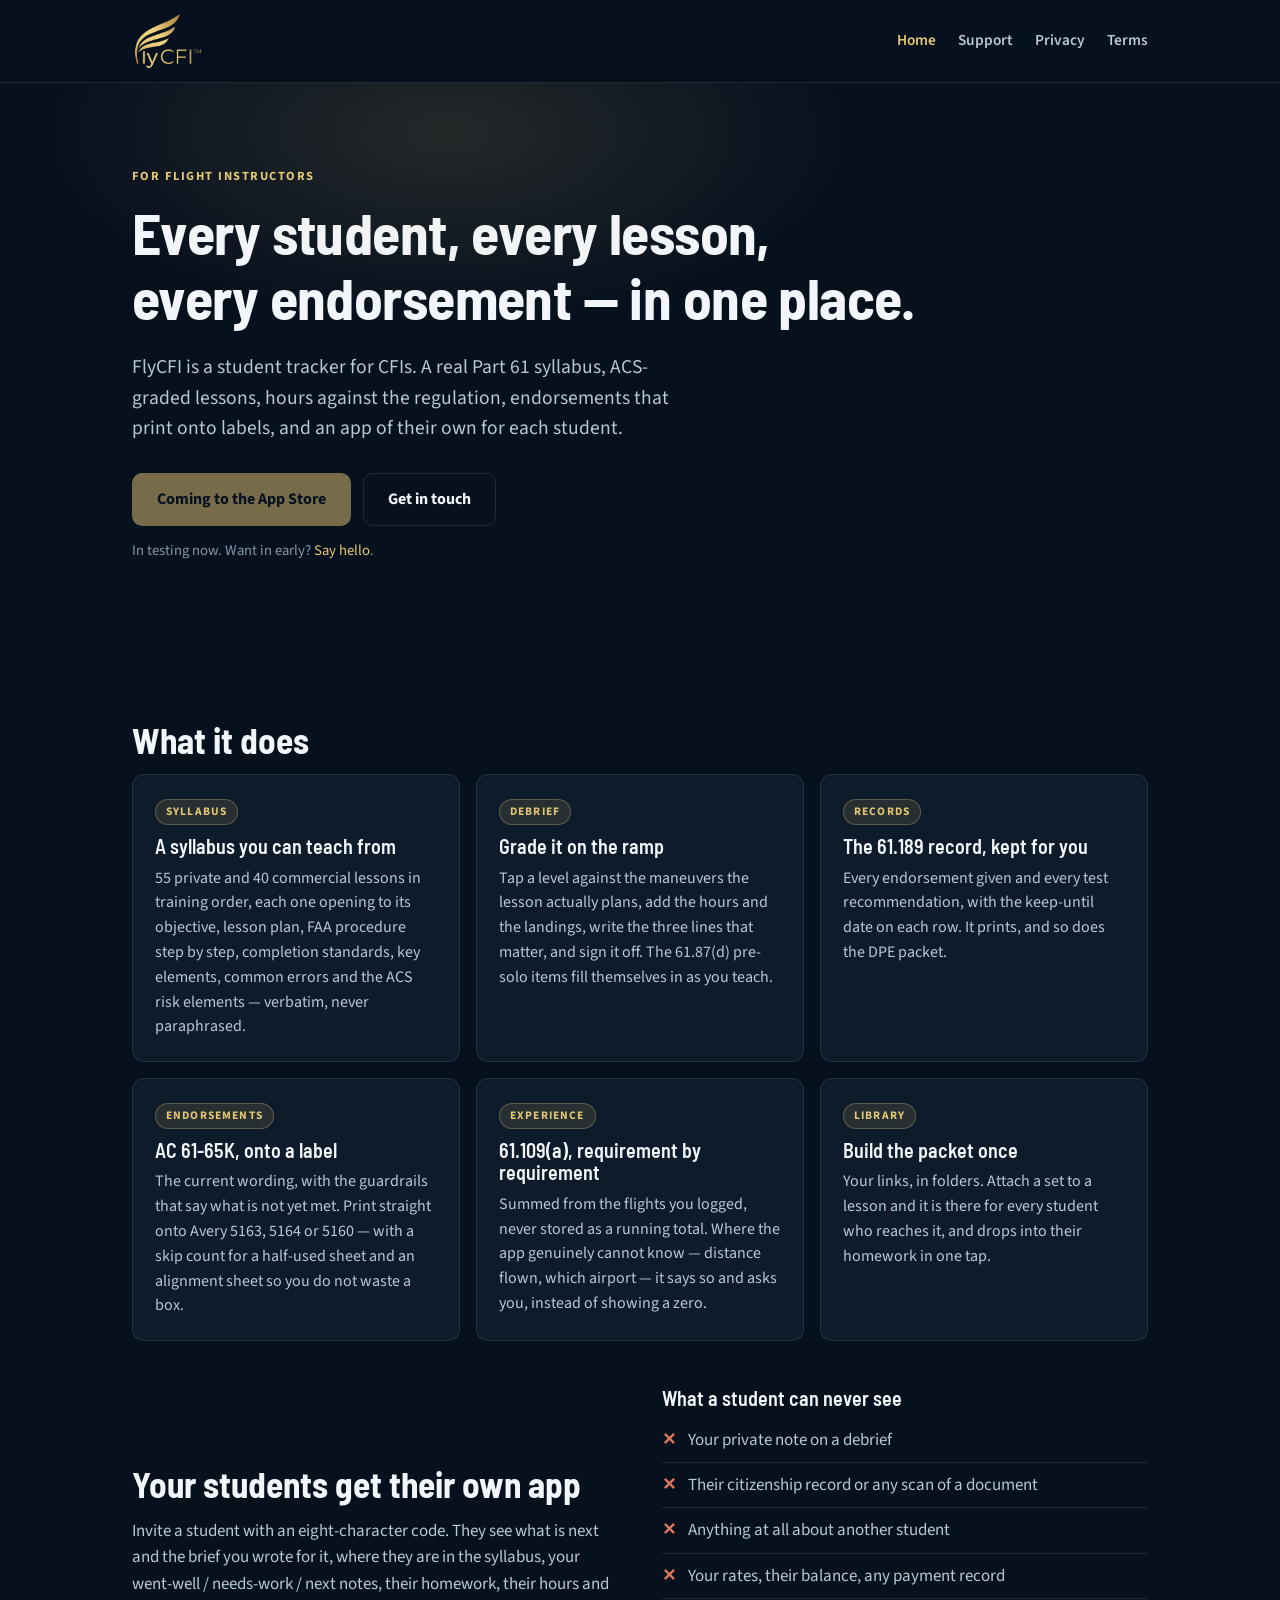
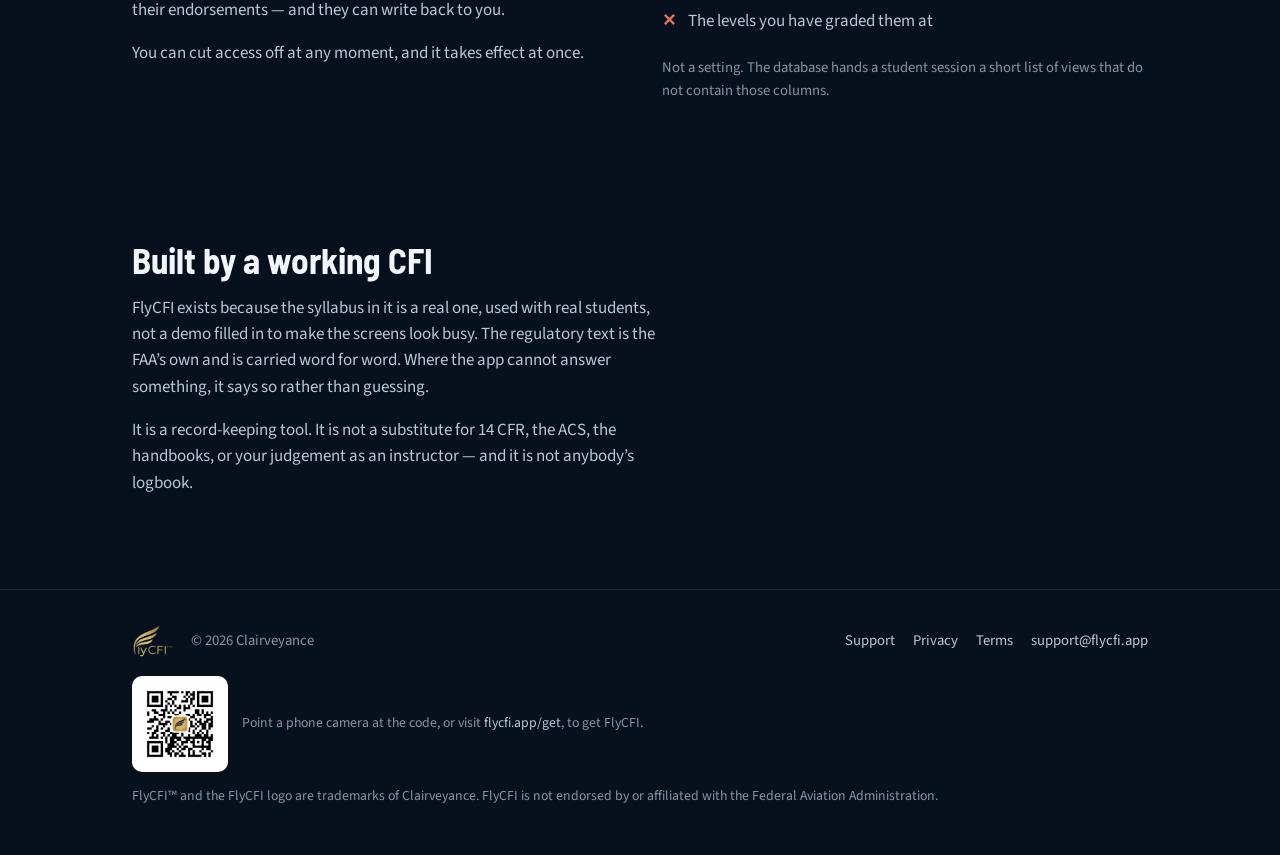
<file: index.html>
<!DOCTYPE html>
<html lang="en">
<head>
<meta charset="UTF-8">
<meta name="viewport" content="width=device-width, initial-scale=1.0">
<title>FlyCFI — Student tracker for flight instructors</title>
<meta name="description" content="FlyCFI is a student tracker for CFIs: a real Part 61 syllabus, ACS-graded lessons, hours against 61.109(a), endorsements that print onto labels, and an app of their own for each student.">
<meta property="og:title" content="FlyCFI — Student tracker for flight instructors">
<meta property="og:description" content="FlyCFI is a student tracker for CFIs: a real Part 61 syllabus, ACS-graded lessons, hours against 61.109(a), endorsements that print onto labels, and an app of their own for each student.">
<meta property="og:type" content="website">
<meta property="og:url" content="https://flycfi.app/">
<meta property="og:image" content="https://flycfi.app/assets/app-icon-512.png">
<link rel="canonical" href="https://flycfi.app/">
<link rel="icon" href="/assets/favicon-32.png" type="image/png" sizes="32x32">
<link rel="icon" href="/assets/favicon-64.png" type="image/png" sizes="64x64">
<link rel="apple-touch-icon" href="/assets/apple-touch-icon.png">
<link rel="preconnect" href="https://fonts.googleapis.com">
<link rel="preconnect" href="https://fonts.gstatic.com" crossorigin>
<link href="https://fonts.googleapis.com/css2?family=Barlow+Semi+Condensed:wght@600;700&family=Source+Sans+3:wght@400;600;700&display=swap" rel="stylesheet">
<link rel="stylesheet" href="/css/styles.css">
</head>
<body>

<header class="site-header">
  <div class="container nav">
    <a href="/" class="brand"><img src="/assets/wordmark.png" alt="FlyCFI"></a>
    <nav class="nav-links">
      <a href="/" class="is-active">Home</a>
      <a href="/support/">Support</a>
      <a href="/privacy/">Privacy</a>
      <a href="/terms/">Terms</a>
    </nav>
  </div>
</header>

<main>

  <section class="hero">
    <div class="container">
      <p class="eyebrow">For flight instructors</p>
      <h1>Every student, every lesson,<br>every endorsement &mdash; in one place.</h1>
      <p class="lede">FlyCFI is a student tracker for CFIs. A real Part&nbsp;61 syllabus,
      ACS-graded lessons, hours against the regulation, endorsements that print onto
      labels, and an app of their own for each student.</p>
      <div class="cta-row">
        <a class="btn btn-primary" aria-disabled="true" href="#">Coming to the App Store</a>
        <a class="btn btn-ghost" href="/support/">Get in touch</a>
      </div>
      <p class="note">In testing now. Want in early? <a href="mailto:support@flycfi.app">Say hello</a>.</p>
    </div>
  </section>

  <section>
    <div class="container">
      <h2>What it does</h2>
      <div class="grid">
        <div class="card">
          <span class="tag">Syllabus</span>
          <h3>A syllabus you can teach from</h3>
          <p>55 private and 40 commercial lessons in training order, each one opening to
          its objective, lesson plan, FAA procedure step by step, completion standards,
          key elements, common errors and the ACS risk elements &mdash; verbatim, never
          paraphrased.</p>
        </div>
        <div class="card">
          <span class="tag">Debrief</span>
          <h3>Grade it on the ramp</h3>
          <p>Tap a level against the maneuvers the lesson actually plans, add the hours
          and the landings, write the three lines that matter, and sign it off. The
          61.87(d) pre-solo items fill themselves in as you teach.</p>
        </div>
        <div class="card">
          <span class="tag">Records</span>
          <h3>The 61.189 record, kept for you</h3>
          <p>Every endorsement given and every test recommendation, with the keep-until
          date on each row. It prints, and so does the DPE packet.</p>
        </div>
        <div class="card">
          <span class="tag">Endorsements</span>
          <h3>AC 61-65K, onto a label</h3>
          <p>The current wording, with the guardrails that say what is not yet met.
          Print straight onto Avery 5163, 5164 or 5160 &mdash; with a skip count for a
          half-used sheet and an alignment sheet so you do not waste a box.</p>
        </div>
        <div class="card">
          <span class="tag">Experience</span>
          <h3>61.109(a), requirement by requirement</h3>
          <p>Summed from the flights you logged, never stored as a running total. Where
          the app genuinely cannot know &mdash; distance flown, which airport &mdash; it
          says so and asks you, instead of showing a zero.</p>
        </div>
        <div class="card">
          <span class="tag">Library</span>
          <h3>Build the packet once</h3>
          <p>Your links, in folders. Attach a set to a lesson and it is there for every
          student who reaches it, and drops into their homework in one tap.</p>
        </div>
      </div>
    </div>
  </section>

  <section>
    <div class="container split">
      <div>
        <h2>Your students get their own app</h2>
        <p>Invite a student with an eight-character code. They see what is next and the
        brief you wrote for it, where they are in the syllabus, your went-well /
        needs-work / next notes, their homework, their hours and their endorsements
        &mdash; and they can write back to you.</p>
        <p>You can cut access off at any moment, and it takes effect at once.</p>
      </div>
      <div>
        <h3 style="margin-top:0">What a student can never see</h3>
        <ul class="plain no">
          <li>Your private note on a debrief</li>
          <li>Their citizenship record or any scan of a document</li>
          <li>Anything at all about another student</li>
          <li>Your rates, their balance, any payment record</li>
          <li>The levels you have graded them at</li>
        </ul>
        <p class="note">Not a setting. The database hands a student session a short list
        of views that do not contain those columns.</p>
      </div>
    </div>
  </section>

  <section>
    <div class="container">
      <h2>Built by a working CFI</h2>
      <p class="measure">FlyCFI exists because the syllabus in it is a real one, used with
      real students, not a demo filled in to make the screens look busy. The regulatory
      text is the FAA&rsquo;s own and is carried word for word. Where the app cannot
      answer something, it says so rather than guessing.</p>
      <p class="measure">It is a record-keeping tool. It is not a substitute for 14 CFR,
      the ACS, the handbooks, or your judgement as an instructor &mdash; and it is not
      anybody&rsquo;s logbook.</p>
    </div>
  </section>
</main>

<footer class="site-footer">
  <div class="container foot-row">
    <img src="/assets/wordmark.png" alt="FlyCFI">
    <span>&copy; 2026 Clairveyance</span>
    <span class="spacer"></span>
    <a href="/support/">Support</a>
    <a href="/privacy/">Privacy</a>
    <a href="/terms/">Terms</a>
    <a href="mailto:support@flycfi.app">support@flycfi.app</a>
  </div>
  <div class="container foot-qr">
    <a href="/get/"><img src="/assets/share-qr.png" alt="QR code — get FlyCFI" width="96" height="96"></a>
    <p>Point a phone camera at the code, or visit <a href="/get/">flycfi.app/get</a>, to get FlyCFI.</p>
  </div>
  <div class="container" style="margin-top:14px">
    <p style="margin:0;font-size:.86rem">FlyCFI&trade; and the FlyCFI logo are trademarks of Clairveyance.
    FlyCFI is not endorsed by or affiliated with the Federal Aviation Administration.</p>
  </div>
</footer>

</body>
</html>
</file>
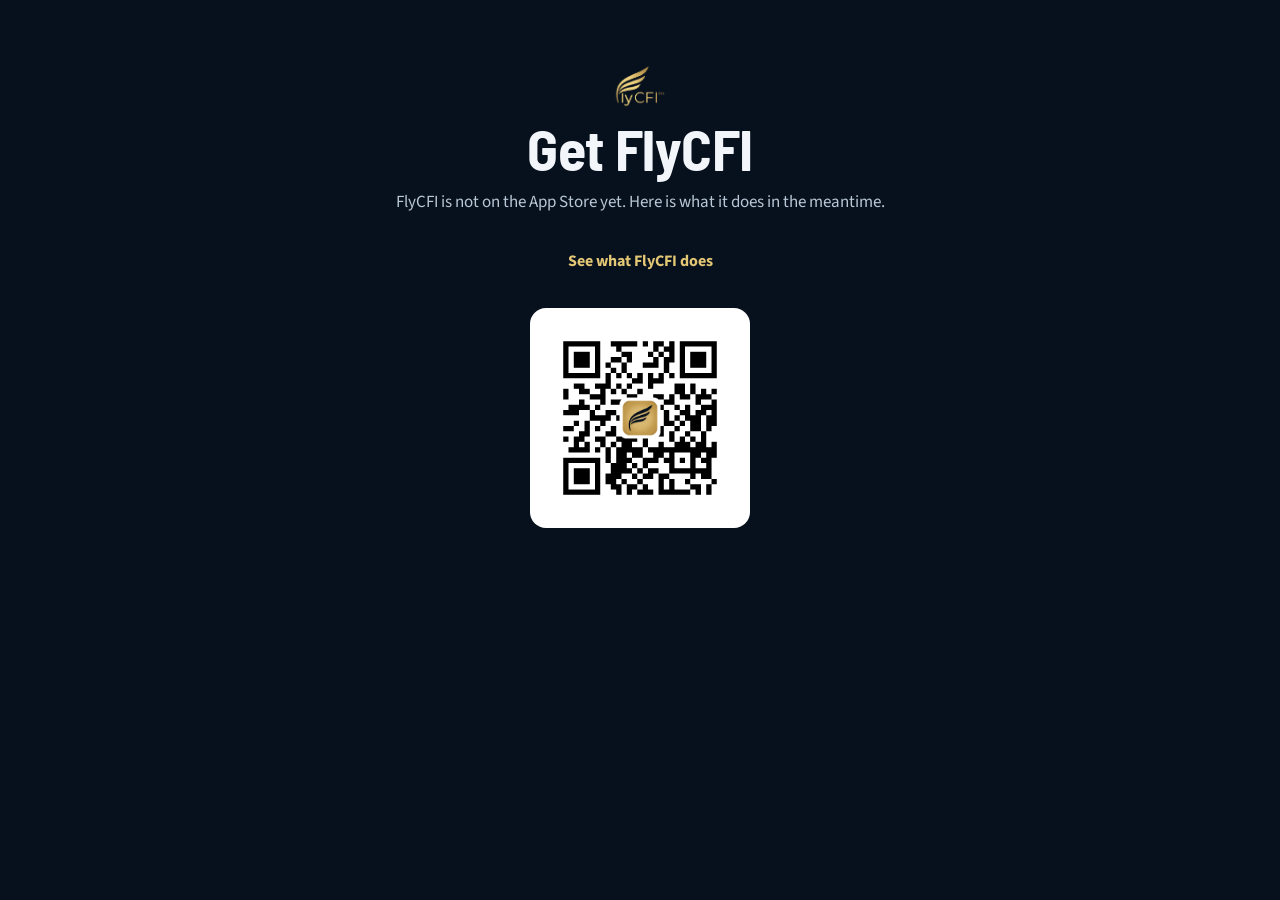
<file: get/index.html>
<!doctype html>
<html lang="en">
<head>
<meta charset="utf-8">
<meta name="viewport" content="width=device-width, initial-scale=1">
<title>Get FlyCFI</title>
<meta name="description" content="Get FlyCFI — the CFI's student tracker.">
<!--
  THE ONE LINE THAT MOVES THE QR CODE.

  This page is what https://flycfi.app/get serves, and it is where the share
  QR code points -- the code baked into the app and printed in the footer of
  every page on this site.

  Those codes cannot be changed once they are out in the world: scanned,
  screenshotted, shipped inside an installed build, printed on something.
  This page can. So the destination lives HERE, in one place, instead of
  being encoded into the image.

  TO SEND EVERY EXISTING CODE TO THE APP STORE, the day FlyCFI is published:

    1. Set STORE_URL below to https://apps.apple.com/app/id6830830708
    2. Redeploy the site (scripts/deploy_website_pages.py --go)

  That is the whole change. No new build, no new QR image, no reprinting.
  Also flip APP_STORE_LIVE to true in FlyCFI/src/lib/appInfo.ts so the app's
  own Rate button stops being disabled -- a separate switch, same event.
-->
<link href="https://fonts.googleapis.com/css2?family=Barlow+Semi+Condensed:wght@600;700&family=Source+Sans+3:wght@400;600;700&display=swap" rel="stylesheet">
<link rel="stylesheet" href="/css/styles.css">
<style>
  .get-wrap { max-width: 34rem; margin: 0 auto; padding: 4rem 1.25rem; text-align: center; }
  .get-wrap h1 { margin-bottom: .5rem; }
  .get-wrap p { margin: 0 0 1.25rem; }
  .get-qr { width: 220px; height: 220px; background: #fff; border-radius: 16px; padding: 12px; }
</style>
</head>
<body>
<main class="get-wrap">
  <img src="/assets/wordmark.png" alt="FlyCFI" style="height:44px">
  <h1>Get FlyCFI</h1>
  <p id="msg">Taking you to FlyCFI&hellip;</p>
  <p><a id="fallback" class="btn" href="/">Go to flycfi.app</a></p>
  <img class="get-qr" src="/assets/share-qr.png" alt="QR code for FlyCFI">
</main>
<script>
  // null until FlyCFI has a public App Store page. See the note above.
  var STORE_URL = null;

  var link = document.getElementById('fallback');
  var msg  = document.getElementById('msg');

  if (STORE_URL) {
    link.href = STORE_URL;
    link.textContent = 'Open the App Store';
    // Replace, not assign: the person should not land back here when they
    // press Back from the App Store.
    window.location.replace(STORE_URL);
  } else {
    msg.textContent = 'FlyCFI is not on the App Store yet. Here is what it does in the meantime.';
    link.textContent = 'See what FlyCFI does';
  }
</script>
</body>
</html>
</file>
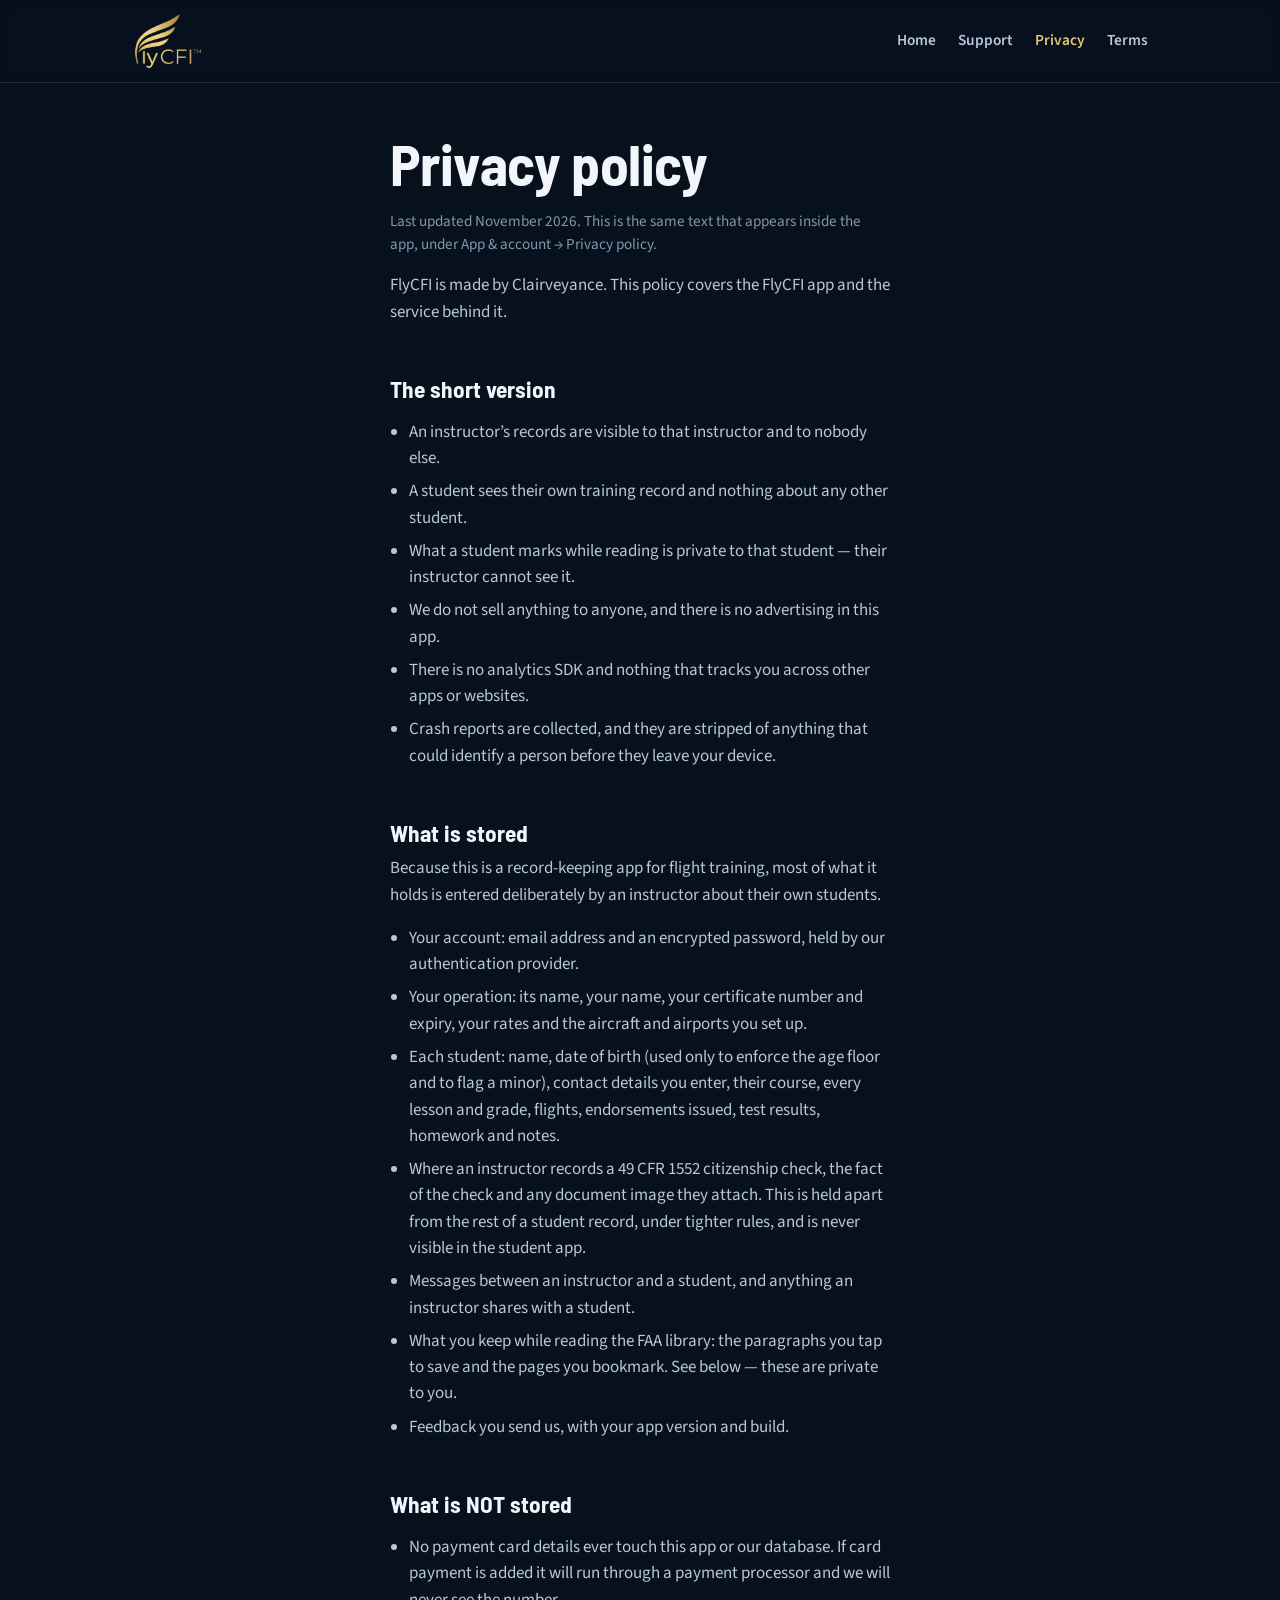
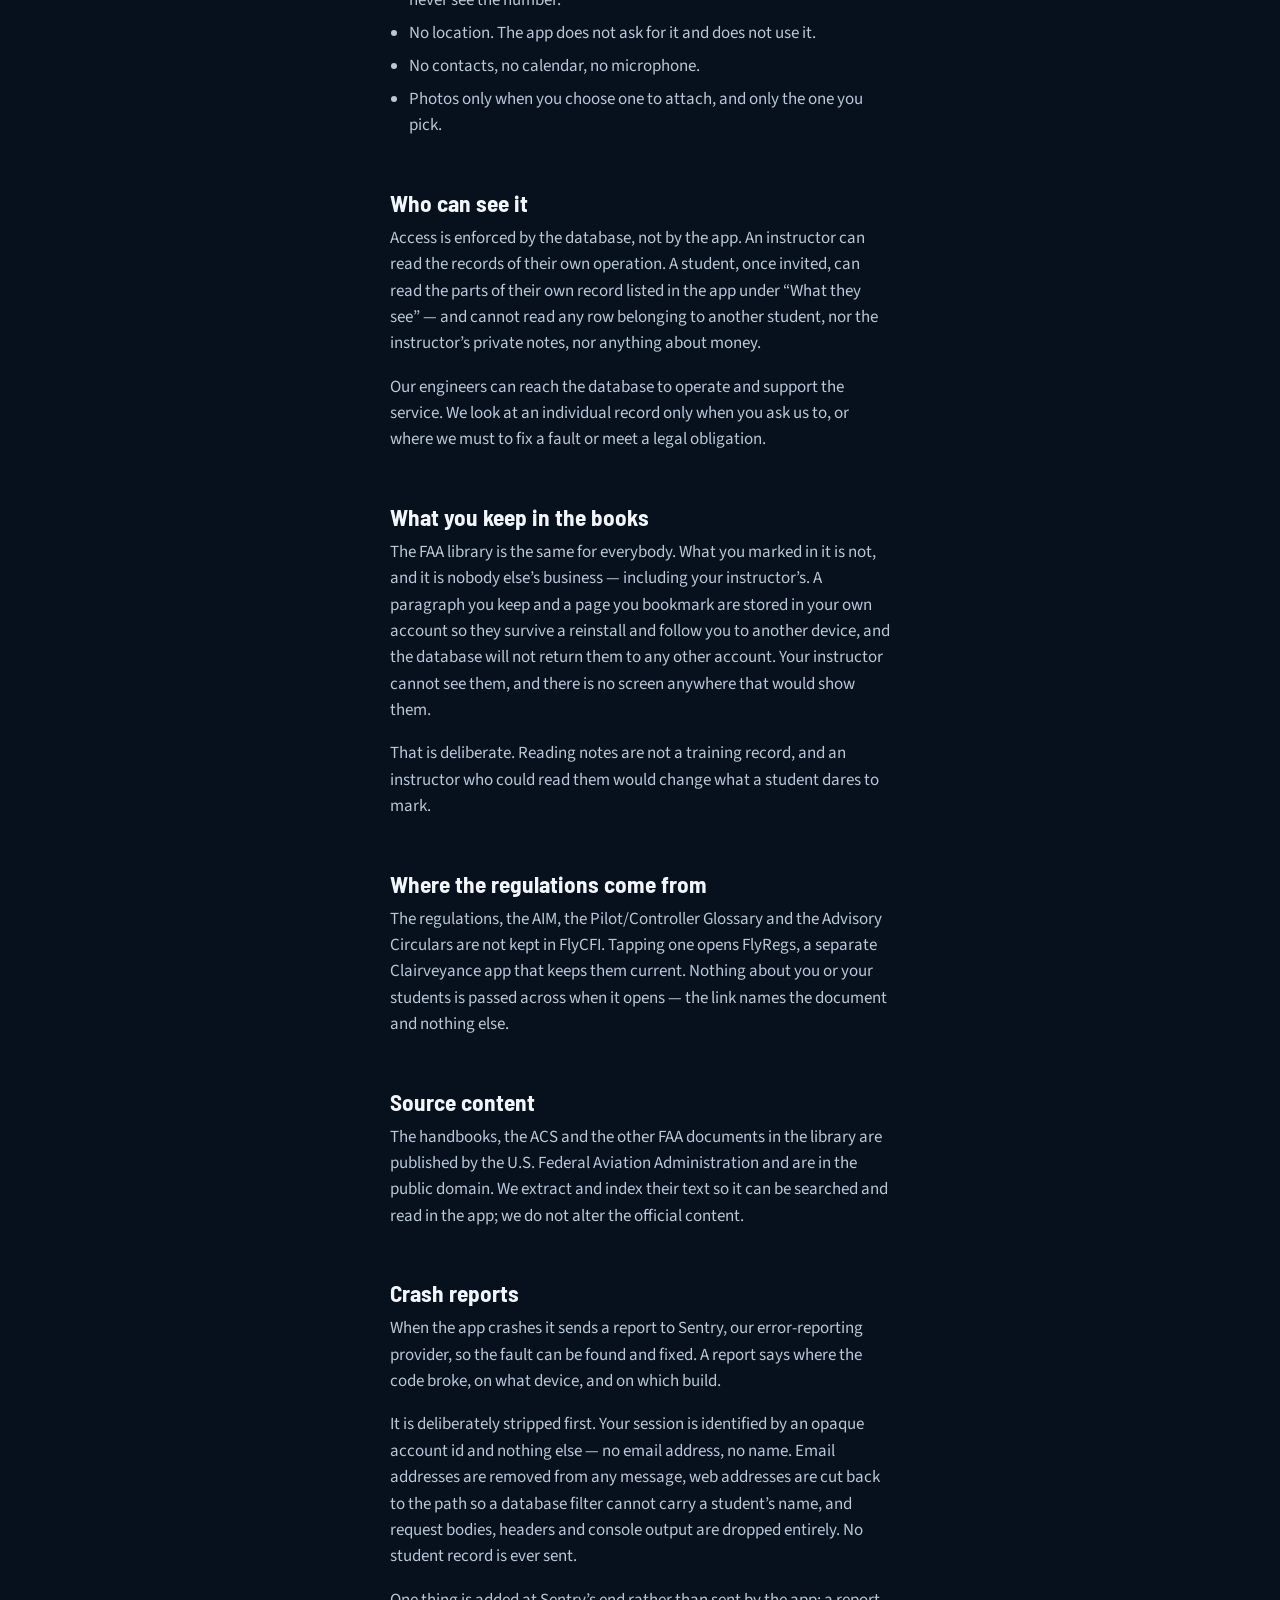
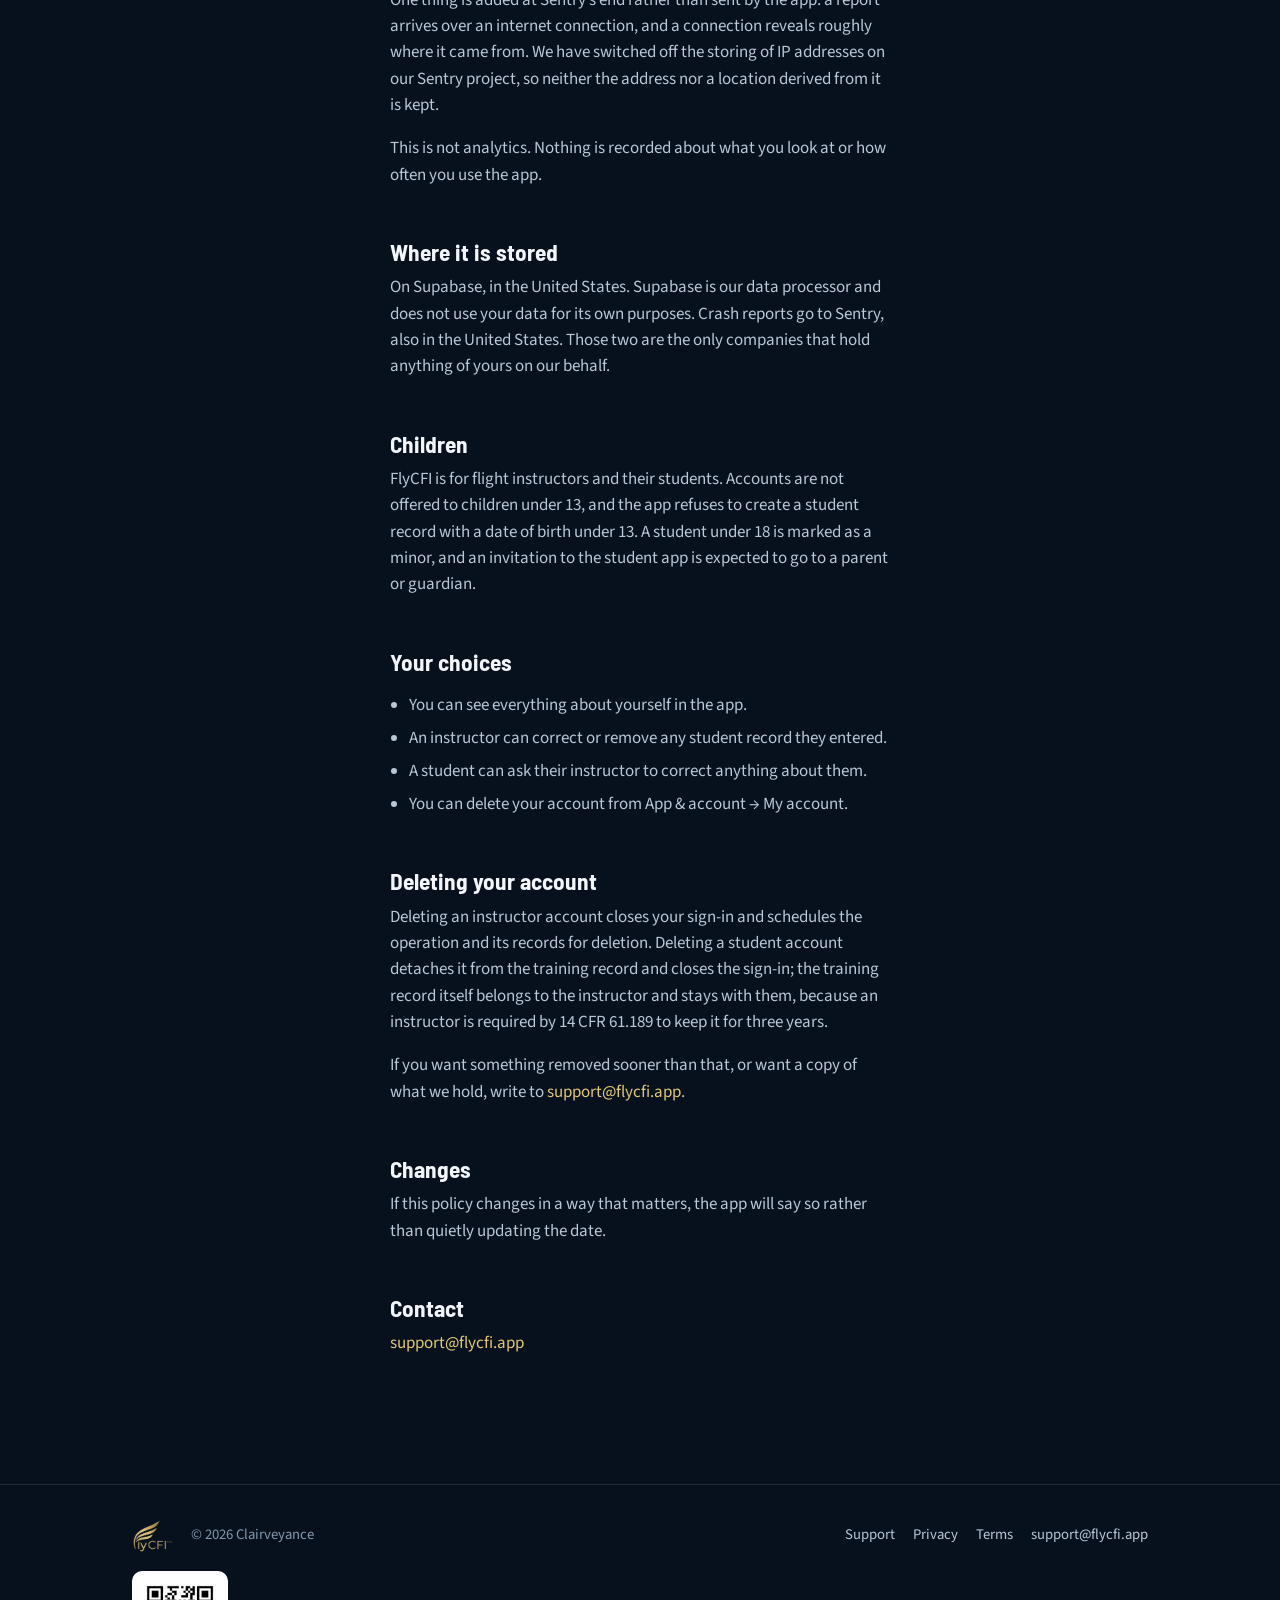
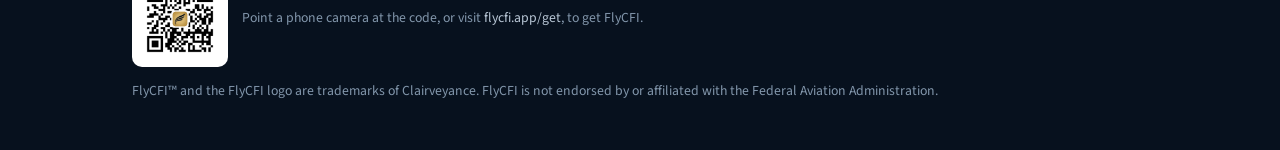
<file: privacy/index.html>
<!DOCTYPE html>
<html lang="en">
<head>
<meta charset="UTF-8">
<meta name="viewport" content="width=device-width, initial-scale=1.0">
<title>Privacy policy — FlyCFI</title>
<meta name="description" content="What FlyCFI stores, why, and who can see it.">
<meta property="og:title" content="Privacy policy — FlyCFI">
<meta property="og:description" content="What FlyCFI stores, why, and who can see it.">
<meta property="og:type" content="website">
<meta property="og:url" content="https://flycfi.app/privacy/">
<meta property="og:image" content="https://flycfi.app/assets/app-icon-512.png">
<link rel="canonical" href="https://flycfi.app/privacy/">
<link rel="icon" href="/assets/favicon-32.png" type="image/png" sizes="32x32">
<link rel="icon" href="/assets/favicon-64.png" type="image/png" sizes="64x64">
<link rel="apple-touch-icon" href="/assets/apple-touch-icon.png">
<link rel="preconnect" href="https://fonts.googleapis.com">
<link rel="preconnect" href="https://fonts.gstatic.com" crossorigin>
<link href="https://fonts.googleapis.com/css2?family=Barlow+Semi+Condensed:wght@600;700&family=Source+Sans+3:wght@400;600;700&display=swap" rel="stylesheet">
<link rel="stylesheet" href="/css/styles.css">
</head>
<body>

<header class="site-header">
  <div class="container nav">
    <a href="/" class="brand"><img src="/assets/wordmark.png" alt="FlyCFI"></a>
    <nav class="nav-links">
      <a href="/">Home</a>
      <a href="/support/">Support</a>
      <a href="/privacy/" class="is-active">Privacy</a>
      <a href="/terms/">Terms</a>
    </nav>
  </div>
</header>


  <section class="prose">
    <div class="container measure">
      <h1>Privacy policy</h1>
      <p class="updated">Last updated November 2026. This is the same text that appears
      inside the app, under App &amp; account &rarr; Privacy policy.</p>

      <p>FlyCFI is made by Clairveyance. This policy covers the FlyCFI app and the
      service behind it.</p>

      <h2>The short version</h2>
      <ul>
        <li>An instructor&rsquo;s records are visible to that instructor and to nobody else.</li>
        <li>A student sees their own training record and nothing about any other student.</li>
        <li>What a student marks while reading is private to that student &mdash; their
        instructor cannot see it.</li>
        <li>We do not sell anything to anyone, and there is no advertising in this app.</li>
        <li>There is no analytics SDK and nothing that tracks you across other apps or websites.</li>
        <li>Crash reports are collected, and they are stripped of anything that could
        identify a person before they leave your device.</li>
      </ul>

      <h2>What is stored</h2>
      <p>Because this is a record-keeping app for flight training, most of what it holds
      is entered deliberately by an instructor about their own students.</p>
      <ul>
        <li>Your account: email address and an encrypted password, held by our authentication provider.</li>
        <li>Your operation: its name, your name, your certificate number and expiry, your
        rates and the aircraft and airports you set up.</li>
        <li>Each student: name, date of birth (used only to enforce the age floor and to
        flag a minor), contact details you enter, their course, every lesson and grade,
        flights, endorsements issued, test results, homework and notes.</li>
        <li>Where an instructor records a 49 CFR 1552 citizenship check, the fact of the
        check and any document image they attach. This is held apart from the rest of a
        student record, under tighter rules, and is never visible in the student app.</li>
        <li>Messages between an instructor and a student, and anything an instructor
        shares with a student.</li>
        <li>What you keep while reading the FAA library: the paragraphs you tap to save
        and the pages you bookmark. See below &mdash; these are private to you.</li>
        <li>Feedback you send us, with your app version and build.</li>
      </ul>

      <h2>What is NOT stored</h2>
      <ul>
        <li>No payment card details ever touch this app or our database. If card payment
        is added it will run through a payment processor and we will never see the number.</li>
        <li>No location. The app does not ask for it and does not use it.</li>
        <li>No contacts, no calendar, no microphone.</li>
        <li>Photos only when you choose one to attach, and only the one you pick.</li>
      </ul>

      <h2>Who can see it</h2>
      <p>Access is enforced by the database, not by the app. An instructor can read the
      records of their own operation. A student, once invited, can read the parts of
      their own record listed in the app under &ldquo;What they see&rdquo; &mdash; and
      cannot read any row belonging to another student, nor the instructor&rsquo;s
      private notes, nor anything about money.</p>
      <p>Our engineers can reach the database to operate and support the service. We look
      at an individual record only when you ask us to, or where we must to fix a fault or
      meet a legal obligation.</p>

      <h2>What you keep in the books</h2>
      <p>The FAA library is the same for everybody. What you marked in it is not, and it
      is nobody else&rsquo;s business &mdash; including your instructor&rsquo;s. A
      paragraph you keep and a page you bookmark are stored in your own account so they
      survive a reinstall and follow you to another device, and the database will not
      return them to any other account. Your instructor cannot see them, and there is no
      screen anywhere that would show them.</p>
      <p>That is deliberate. Reading notes are not a training record, and an instructor
      who could read them would change what a student dares to mark.</p>

      <h2>Where the regulations come from</h2>
      <p>The regulations, the AIM, the Pilot/Controller Glossary and the Advisory
      Circulars are not kept in FlyCFI. Tapping one opens FlyRegs, a separate
      Clairveyance app that keeps them current. Nothing about you or your students is
      passed across when it opens &mdash; the link names the document and nothing
      else.</p>

      <h2>Source content</h2>
      <p>The handbooks, the ACS and the other FAA documents in the library are published
      by the U.S. Federal Aviation Administration and are in the public domain. We extract
      and index their text so it can be searched and read in the app; we do not alter the
      official content.</p>

      <h2>Crash reports</h2>
      <p>When the app crashes it sends a report to Sentry, our error-reporting provider,
      so the fault can be found and fixed. A report says where the code broke, on what
      device, and on which build.</p>
      <p>It is deliberately stripped first. Your session is identified by an opaque
      account id and nothing else &mdash; no email address, no name. Email addresses are
      removed from any message, web addresses are cut back to the path so a database
      filter cannot carry a student&rsquo;s name, and request bodies, headers and console
      output are dropped entirely. No student record is ever sent.</p>
      <p>One thing is added at Sentry&rsquo;s end rather than sent by the app: a report
      arrives over an internet connection, and a connection reveals roughly where it came
      from. We have switched off the storing of IP addresses on our Sentry project, so
      neither the address nor a location derived from it is kept.</p>
      <p>This is not analytics. Nothing is recorded about what you look at or how often
      you use the app.</p>

      <h2>Where it is stored</h2>
      <p>On Supabase, in the United States. Supabase is our data processor and does not
      use your data for its own purposes. Crash reports go to Sentry, also in the United
      States. Those two are the only companies that hold anything of yours on our behalf.</p>

      <h2>Children</h2>
      <p>FlyCFI is for flight instructors and their students. Accounts are not offered to
      children under 13, and the app refuses to create a student record with a date of
      birth under 13. A student under 18 is marked as a minor, and an invitation to the
      student app is expected to go to a parent or guardian.</p>

      <h2>Your choices</h2>
      <ul>
        <li>You can see everything about yourself in the app.</li>
        <li>An instructor can correct or remove any student record they entered.</li>
        <li>A student can ask their instructor to correct anything about them.</li>
        <li>You can delete your account from App &amp; account &rarr; My account.</li>
      </ul>

      <h2>Deleting your account</h2>
      <p>Deleting an instructor account closes your sign-in and schedules the operation
      and its records for deletion. Deleting a student account detaches it from the
      training record and closes the sign-in; the training record itself belongs to the
      instructor and stays with them, because an instructor is required by 14 CFR 61.189
      to keep it for three years.</p>
      <p>If you want something removed sooner than that, or want a copy of what we hold,
      write to <a href="mailto:support@flycfi.app">support@flycfi.app</a>.</p>

      <h2>Changes</h2>
      <p>If this policy changes in a way that matters, the app will say so rather than
      quietly updating the date.</p>

      <h2>Contact</h2>
      <p><a href="mailto:support@flycfi.app">support@flycfi.app</a></p>
    </div>
  </section>
</main>

<footer class="site-footer">
  <div class="container foot-row">
    <img src="/assets/wordmark.png" alt="FlyCFI">
    <span>&copy; 2026 Clairveyance</span>
    <span class="spacer"></span>
    <a href="/support/">Support</a>
    <a href="/privacy/">Privacy</a>
    <a href="/terms/">Terms</a>
    <a href="mailto:support@flycfi.app">support@flycfi.app</a>
  </div>
  <div class="container foot-qr">
    <a href="/get/"><img src="/assets/share-qr.png" alt="QR code — get FlyCFI" width="96" height="96"></a>
    <p>Point a phone camera at the code, or visit <a href="/get/">flycfi.app/get</a>, to get FlyCFI.</p>
  </div>
  <div class="container" style="margin-top:14px">
    <p style="margin:0;font-size:.86rem">FlyCFI&trade; and the FlyCFI logo are trademarks of Clairveyance.
    FlyCFI is not endorsed by or affiliated with the Federal Aviation Administration.</p>
  </div>
</footer>

</body>
</html>
</file>
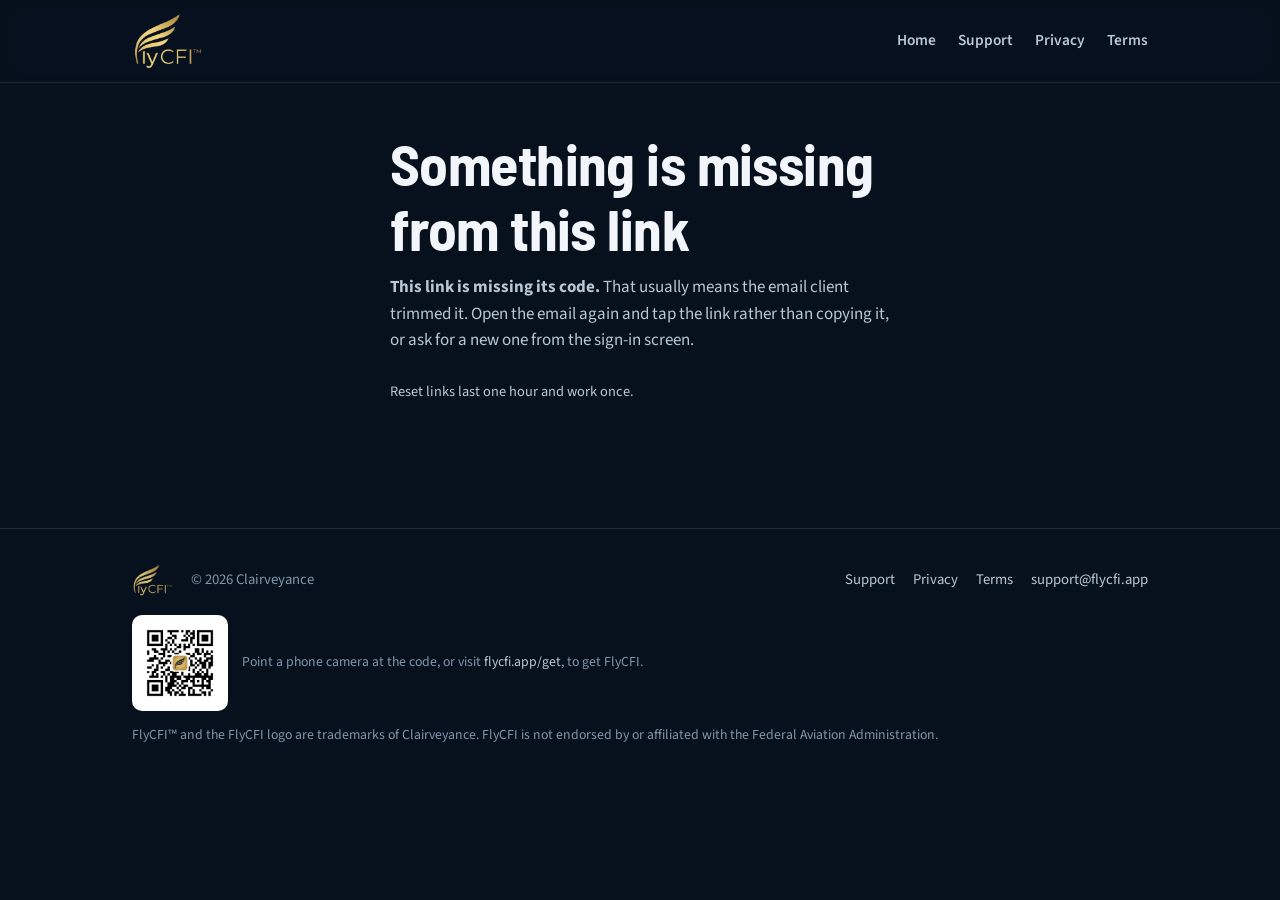
<file: reset-password/index.html>
<!DOCTYPE html>
<html lang="en">
<head>
<meta charset="UTF-8">
<meta name="viewport" content="width=device-width, initial-scale=1.0">
<title>Reset your password — FlyCFI</title>
<meta name="description" content="Set a new FlyCFI password. Opening the app now.">
<meta name="robots" content="noindex">
<link rel="canonical" href="https://flycfi.app/reset-password/">
<link rel="icon" href="/assets/favicon-32.png" type="image/png" sizes="32x32">
<link rel="icon" href="/assets/favicon-64.png" type="image/png" sizes="64x64">
<link rel="apple-touch-icon" href="/assets/apple-touch-icon.png">
<link rel="preconnect" href="https://fonts.googleapis.com">
<link rel="preconnect" href="https://fonts.gstatic.com" crossorigin>
<link href="https://fonts.googleapis.com/css2?family=Barlow+Semi+Condensed:wght@600;700&family=Source+Sans+3:wght@400;600;700&display=swap" rel="stylesheet">
<link rel="stylesheet" href="/css/styles.css">
</head>
<body>

<header class="site-header">
  <div class="container nav">
    <a href="/" class="brand"><img src="/assets/wordmark.png" alt="FlyCFI"></a>
    <nav class="nav-links">
      <a href="/">Home</a>
      <a href="/support/">Support</a>
      <a href="/privacy/">Privacy</a>
      <a href="/terms/">Terms</a>
    </nav>
  </div>
</header>

<main>

  <section class="prose">
    <div class="container measure">
      <h1 id="h">Opening FlyCFI&hellip;</h1>
      <p id="sub">If FlyCFI is installed on this device it should open by itself,
      and you can set your new password there.</p>

      <div id="no-token" style="display:none">
        <p><strong>This link is missing its code.</strong> That usually means
        the email client trimmed it. Open the email again and tap the link
        rather than copying it, or ask for a new one from the sign-in screen.</p>
      </div>

      <div id="fallback" style="display:none">
        <p>FlyCFI did not open. Make sure the app is installed on this device,
        then tap the link in your email again.</p>
        <p style="margin-top:18px"><a id="retry" href="#">Try opening FlyCFI again</a></p>
        <p style="margin-top:18px">Still stuck? Write to
        <a href="mailto:support@flycfi.app">support@flycfi.app</a> and we will
        sort it out.</p>
      </div>

      <p style="margin-top:28px;font-size:.9rem">Reset links last one hour and
      work once.</p>
    </div>
  </section>

</main>

<footer class="site-footer">
  <div class="container foot-row">
    <img src="/assets/wordmark.png" alt="FlyCFI">
    <span>&copy; 2026 Clairveyance</span>
    <span class="spacer"></span>
    <a href="/support/">Support</a>
    <a href="/privacy/">Privacy</a>
    <a href="/terms/">Terms</a>
    <a href="mailto:support@flycfi.app">support@flycfi.app</a>
  </div>
  <div class="container foot-qr">
    <a href="/get/"><img src="/assets/share-qr.png" alt="QR code — get FlyCFI" width="96" height="96"></a>
    <p>Point a phone camera at the code, or visit <a href="/get/">flycfi.app/get</a>, to get FlyCFI.</p>
  </div>
  <div class="container" style="margin-top:14px">
    <p style="margin:0;font-size:.86rem">FlyCFI&trade; and the FlyCFI logo are trademarks of Clairveyance.
    FlyCFI is not endorsed by or affiliated with the Federal Aviation Administration.</p>
  </div>
</footer>

<script>
(function () {
  // WHY THIS PAGE EXISTS AT ALL.
  //
  // The reset email could have linked straight to Supabase. It must not.
  // Supabase's own verify URL is a single-use GET consumed by the FIRST
  // request from ANYONE -- an email security scanner or a link-preview fetch
  // that visits it before the user taps burns the link, and the user is told
  // it expired when they never used it. FlyRegs reproduced exactly that: the
  // very first automated request to a fresh link consumed it.
  //
  // So the email points here with ?token_hash=...&type=recovery, and this
  // page is STATIC -- it never calls Supabase. A scanner fetching it is
  // harmless: the token is still unused when it arrives, and stays unused
  // through this handoff, because the exchange only ever happens inside the
  // app's own JavaScript, which a bot cannot run.
  var params = new URLSearchParams(window.location.search);
  var tokenHash = params.get('token_hash');
  var type = params.get('type') || 'recovery';

  // TWO SHAPES ARRIVE HERE, and the page has to take either.
  //
  // The one above is the good one: the email carries {{ .TokenHash }} and
  // the token is still unused when it gets here.
  //
  // The other comes from Supabase's DEFAULT recovery template, which FlyCFI
  // is still on -- template edits need a paid plan or custom SMTP, and this
  // project has neither. That template links to Supabase's own verify URL,
  // which consumes the token itself and then redirects here with the
  // finished session in the URL FRAGMENT: #access_token=...&refresh_token=...
  // A fragment is never sent to a server, so it is readable only here, in
  // the browser, which is why this has to be handled client-side.
  var frag = new URLSearchParams((window.location.hash || '').replace(/^#/, ''));
  var accessToken = frag.get('access_token');
  var refreshToken = frag.get('refresh_token');

  // Built with URLSearchParams rather than by gluing strings together. That
  // is tidier, but it is here for a blunter reason: the deploy script's
  // secret scanner refuses a credential-looking name followed by an equals
  // sign and a quoted value, and hand-concatenating these parameter names
  // produced exactly that shape. The guard was right to be strict -- the fix
  // is to stop writing the shape, not to loosen what the guard looks for.
  //
  // It then matched this very comment, when the comment spelled the pattern
  // out. A scanner reads prose as readily as code, so the description stays
  // in words.
  var out = new URLSearchParams();
  if (tokenHash) {
    out.set('token_hash', tokenHash);
    out.set('type', type);
  } else if (accessToken && refreshToken) {
    out.set('access_token', accessToken);
    out.set('refresh_token', refreshToken);
    out.set('type', frag.get('type') || 'recovery');
  } else {
    document.getElementById('h').textContent = 'Something is missing from this link';
    document.getElementById('sub').style.display = 'none';
    document.getElementById('no-token').style.display = 'block';
    return;
  }

  var deepLink = 'flycfi://reset-password?' + out.toString();

  document.getElementById('retry').setAttribute('href', deepLink);

  function open() { window.location.href = deepLink; }
  open();

  // If the app opened, the browser went to the background and this never
  // runs. If it did not, say so plainly rather than leaving "Opening..."
  // on screen for ever.
  setTimeout(function () {
    if (document.visibilityState === 'visible') {
      document.getElementById('h').textContent = 'Open FlyCFI to finish';
      document.getElementById('sub').style.display = 'none';
      document.getElementById('fallback').style.display = 'block';
    }
  }, 1800);
})();
</script>
</body>
</html>
</file>
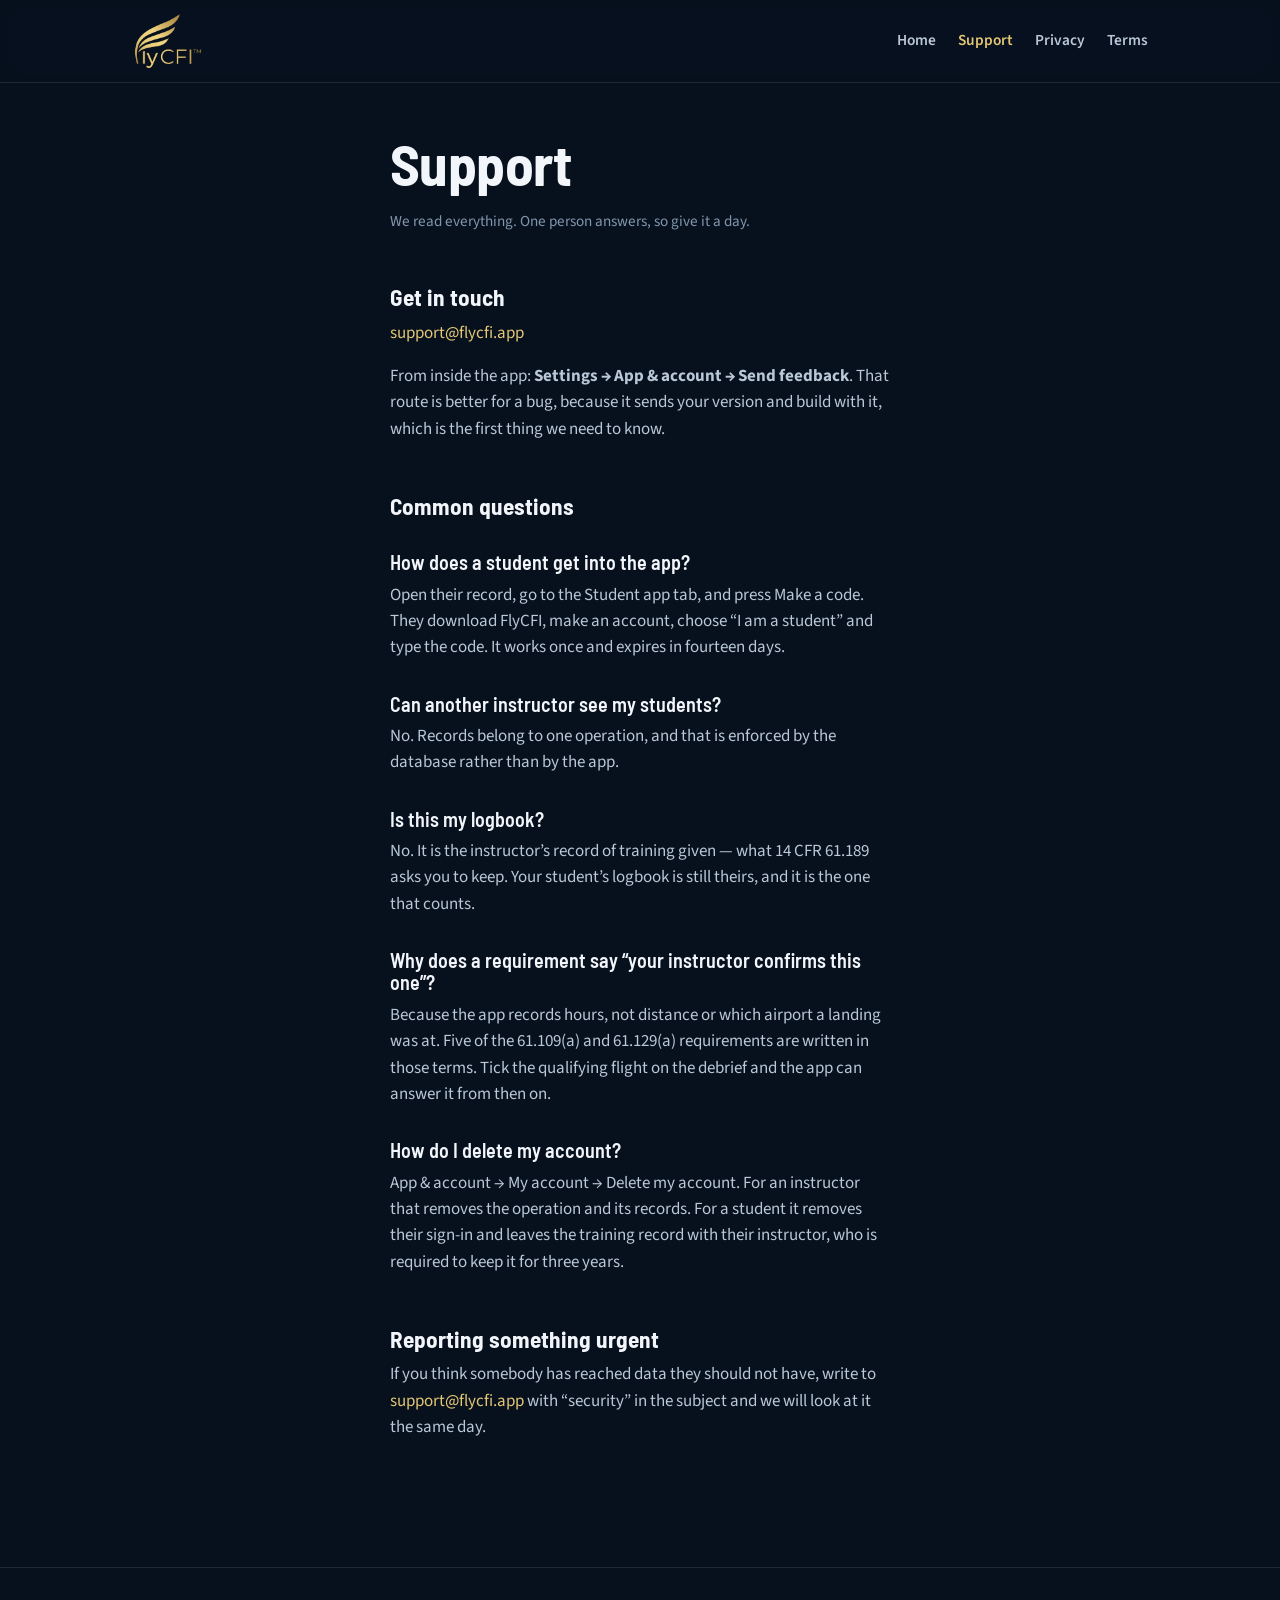
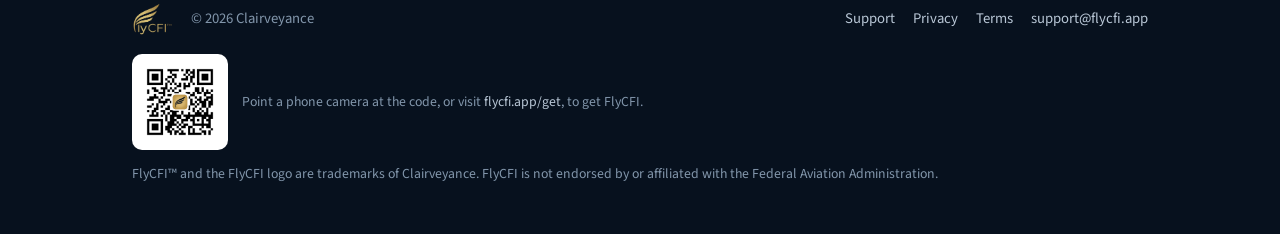
<file: support/index.html>
<!DOCTYPE html>
<html lang="en">
<head>
<meta charset="UTF-8">
<meta name="viewport" content="width=device-width, initial-scale=1.0">
<title>Support — FlyCFI</title>
<meta name="description" content="How to get help with FlyCFI, and answers to the questions people ask most.">
<meta property="og:title" content="Support — FlyCFI">
<meta property="og:description" content="How to get help with FlyCFI, and answers to the questions people ask most.">
<meta property="og:type" content="website">
<meta property="og:url" content="https://flycfi.app/support/">
<meta property="og:image" content="https://flycfi.app/assets/app-icon-512.png">
<link rel="canonical" href="https://flycfi.app/support/">
<link rel="icon" href="/assets/favicon-32.png" type="image/png" sizes="32x32">
<link rel="icon" href="/assets/favicon-64.png" type="image/png" sizes="64x64">
<link rel="apple-touch-icon" href="/assets/apple-touch-icon.png">
<link rel="preconnect" href="https://fonts.googleapis.com">
<link rel="preconnect" href="https://fonts.gstatic.com" crossorigin>
<link href="https://fonts.googleapis.com/css2?family=Barlow+Semi+Condensed:wght@600;700&family=Source+Sans+3:wght@400;600;700&display=swap" rel="stylesheet">
<link rel="stylesheet" href="/css/styles.css">
</head>
<body>

<header class="site-header">
  <div class="container nav">
    <a href="/" class="brand"><img src="/assets/wordmark.png" alt="FlyCFI"></a>
    <nav class="nav-links">
      <a href="/">Home</a>
      <a href="/support/" class="is-active">Support</a>
      <a href="/privacy/">Privacy</a>
      <a href="/terms/">Terms</a>
    </nav>
  </div>
</header>

<main>

  <section class="prose">
    <div class="container measure">
      <h1>Support</h1>
      <p class="updated">We read everything. One person answers, so give it a day.</p>

      <h2>Get in touch</h2>
      <p><a href="mailto:support@flycfi.app">support@flycfi.app</a></p>
      <p>From inside the app: <strong>Settings &rarr; App &amp; account &rarr; Send feedback</strong>.
      That route is better for a bug, because it sends your version and build with it,
      which is the first thing we need to know.</p>

      <h2>Common questions</h2>

      <h3>How does a student get into the app?</h3>
      <p>Open their record, go to the Student app tab, and press Make a code. They
      download FlyCFI, make an account, choose &ldquo;I am a student&rdquo; and type the
      code. It works once and expires in fourteen days.</p>

      <h3>Can another instructor see my students?</h3>
      <p>No. Records belong to one operation, and that is enforced by the database
      rather than by the app.</p>

      <h3>Is this my logbook?</h3>
      <p>No. It is the instructor&rsquo;s record of training given &mdash; what 14 CFR
      61.189 asks you to keep. Your student&rsquo;s logbook is still theirs, and it is
      the one that counts.</p>

      <h3>Why does a requirement say &ldquo;your instructor confirms this one&rdquo;?</h3>
      <p>Because the app records hours, not distance or which airport a landing was at.
      Five of the 61.109(a) and 61.129(a) requirements are written in those terms. Tick
      the qualifying flight on the debrief and the app can answer it from then on.</p>

      <h3>How do I delete my account?</h3>
      <p>App &amp; account &rarr; My account &rarr; Delete my account. For an instructor
      that removes the operation and its records. For a student it removes their sign-in
      and leaves the training record with their instructor, who is required to keep it
      for three years.</p>

      <h2>Reporting something urgent</h2>
      <p>If you think somebody has reached data they should not have, write to
      <a href="mailto:support@flycfi.app">support@flycfi.app</a> with
      &ldquo;security&rdquo; in the subject and we will look at it the same day.</p>
    </div>
  </section>
</main>

<footer class="site-footer">
  <div class="container foot-row">
    <img src="/assets/wordmark.png" alt="FlyCFI">
    <span>&copy; 2026 Clairveyance</span>
    <span class="spacer"></span>
    <a href="/support/">Support</a>
    <a href="/privacy/">Privacy</a>
    <a href="/terms/">Terms</a>
    <a href="mailto:support@flycfi.app">support@flycfi.app</a>
  </div>
  <div class="container foot-qr">
    <a href="/get/"><img src="/assets/share-qr.png" alt="QR code — get FlyCFI" width="96" height="96"></a>
    <p>Point a phone camera at the code, or visit <a href="/get/">flycfi.app/get</a>, to get FlyCFI.</p>
  </div>
  <div class="container" style="margin-top:14px">
    <p style="margin:0;font-size:.86rem">FlyCFI&trade; and the FlyCFI logo are trademarks of Clairveyance.
    FlyCFI is not endorsed by or affiliated with the Federal Aviation Administration.</p>
  </div>
</footer>

</body>
</html>
</file>
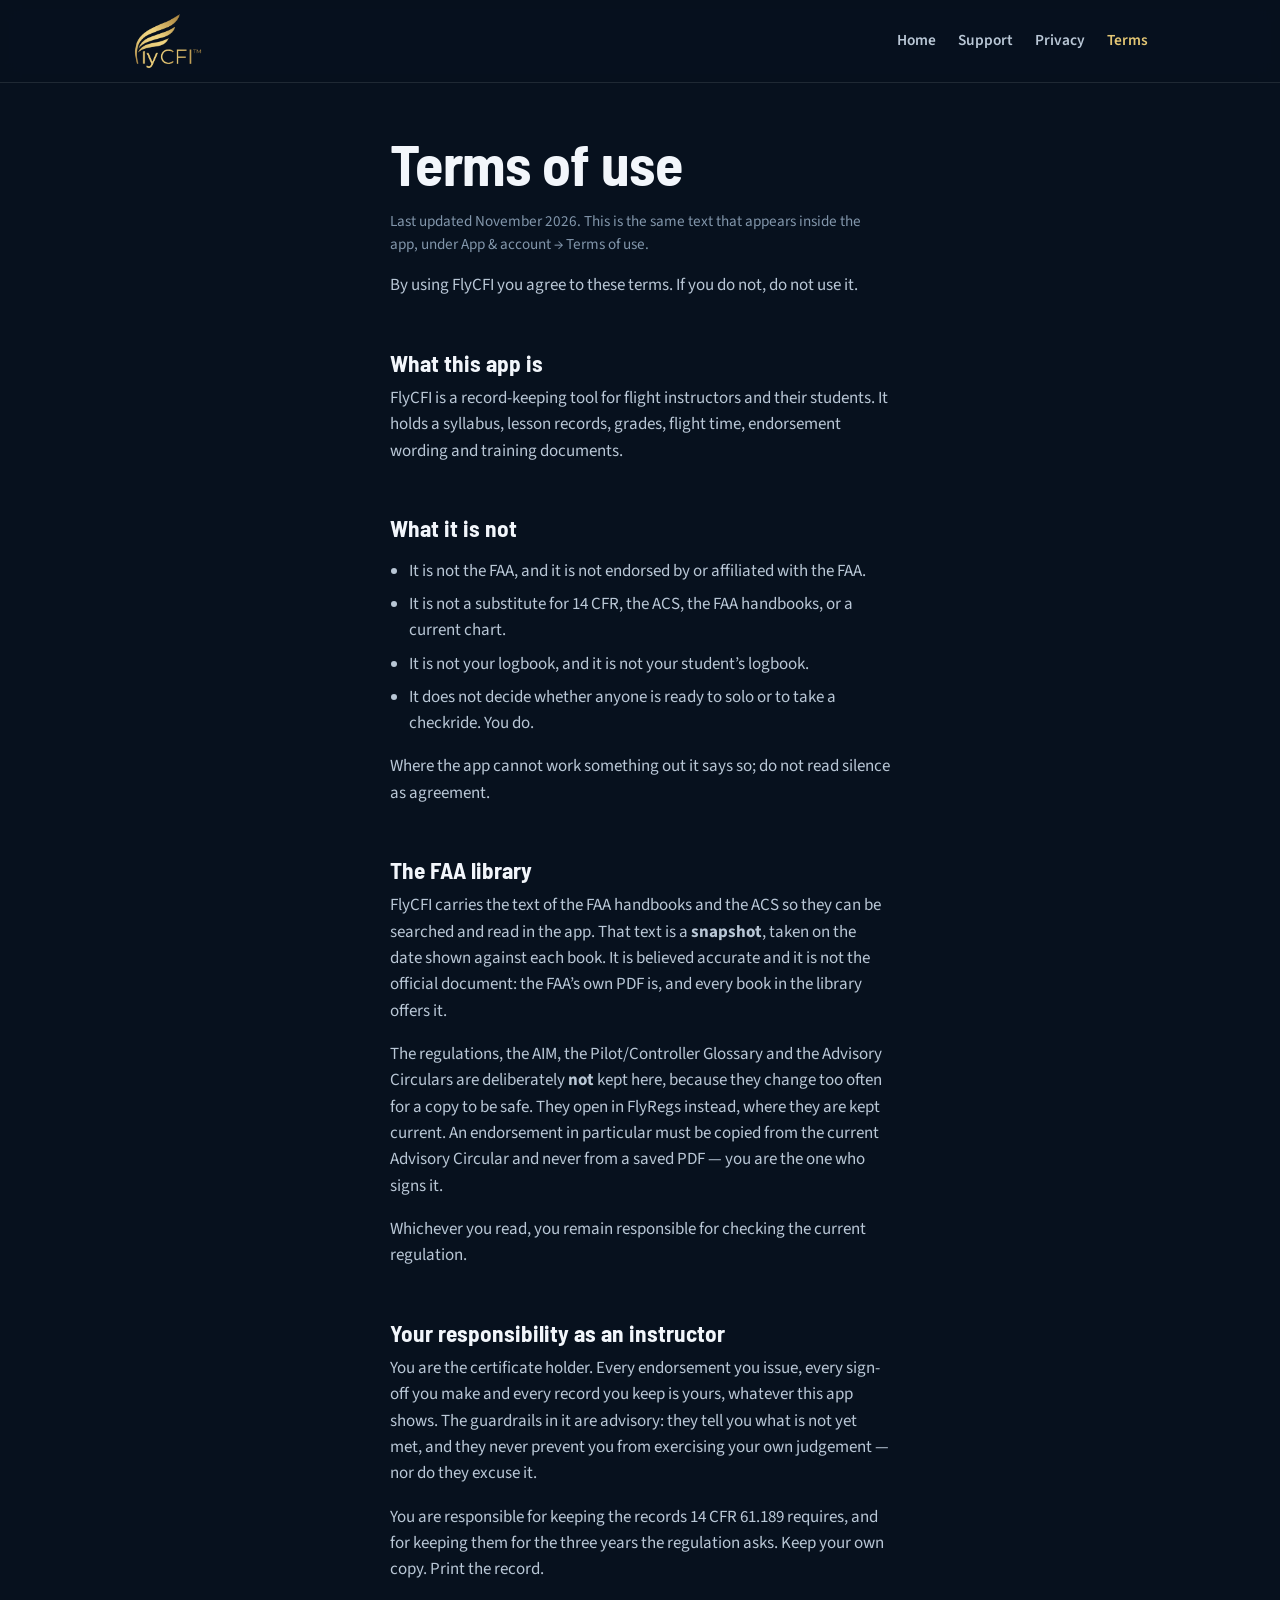
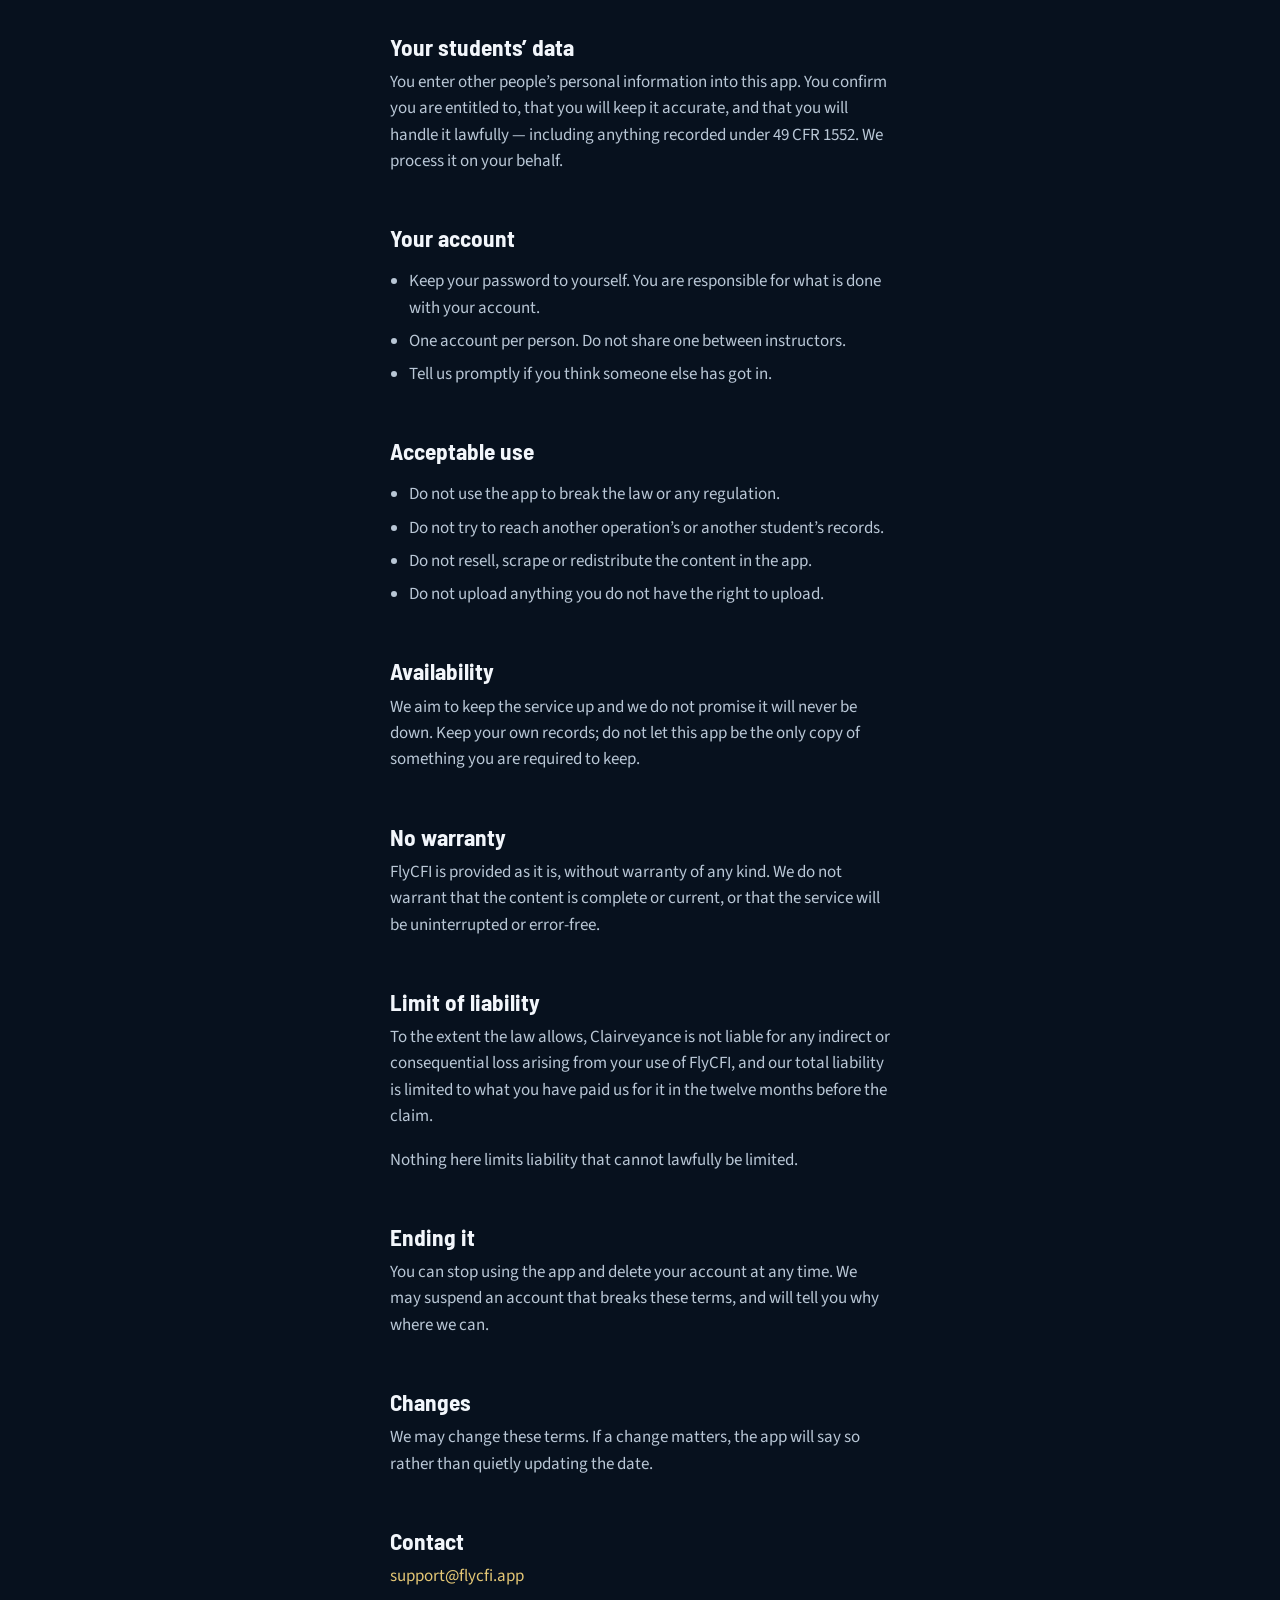
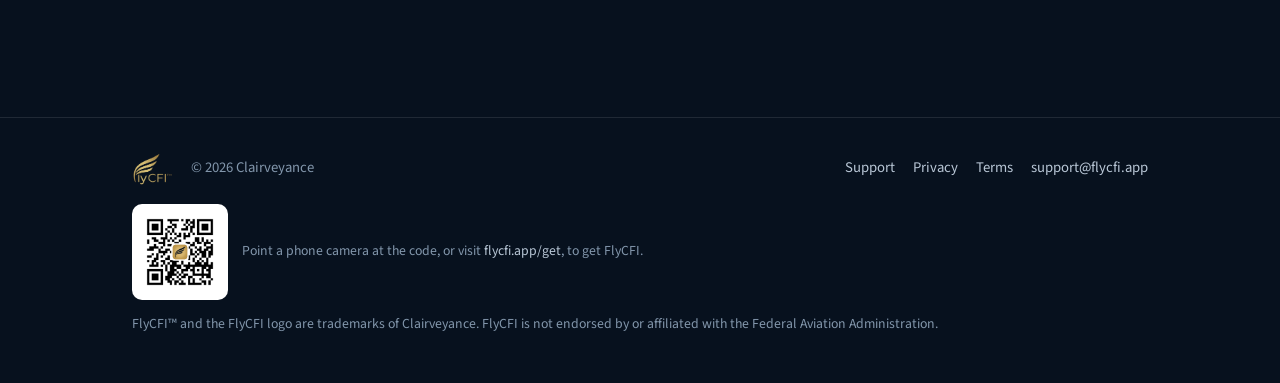
<file: terms/index.html>
<!DOCTYPE html>
<html lang="en">
<head>
<meta charset="UTF-8">
<meta name="viewport" content="width=device-width, initial-scale=1.0">
<title>Terms of use — FlyCFI</title>
<meta name="description" content="The agreement between you and Clairveyance for using FlyCFI.">
<meta property="og:title" content="Terms of use — FlyCFI">
<meta property="og:description" content="The agreement between you and Clairveyance for using FlyCFI.">
<meta property="og:type" content="website">
<meta property="og:url" content="https://flycfi.app/terms/">
<meta property="og:image" content="https://flycfi.app/assets/app-icon-512.png">
<link rel="canonical" href="https://flycfi.app/terms/">
<link rel="icon" href="/assets/favicon-32.png" type="image/png" sizes="32x32">
<link rel="icon" href="/assets/favicon-64.png" type="image/png" sizes="64x64">
<link rel="apple-touch-icon" href="/assets/apple-touch-icon.png">
<link rel="preconnect" href="https://fonts.googleapis.com">
<link rel="preconnect" href="https://fonts.gstatic.com" crossorigin>
<link href="https://fonts.googleapis.com/css2?family=Barlow+Semi+Condensed:wght@600;700&family=Source+Sans+3:wght@400;600;700&display=swap" rel="stylesheet">
<link rel="stylesheet" href="/css/styles.css">
</head>
<body>

<header class="site-header">
  <div class="container nav">
    <a href="/" class="brand"><img src="/assets/wordmark.png" alt="FlyCFI"></a>
    <nav class="nav-links">
      <a href="/">Home</a>
      <a href="/support/">Support</a>
      <a href="/privacy/">Privacy</a>
      <a href="/terms/" class="is-active">Terms</a>
    </nav>
  </div>
</header>


  <section class="prose">
    <div class="container measure">
      <h1>Terms of use</h1>
      <p class="updated">Last updated November 2026. This is the same text that appears
      inside the app, under App &amp; account &rarr; Terms of use.</p>

      <p>By using FlyCFI you agree to these terms. If you do not, do not use it.</p>

      <h2>What this app is</h2>
      <p>FlyCFI is a record-keeping tool for flight instructors and their students. It
      holds a syllabus, lesson records, grades, flight time, endorsement wording and
      training documents.</p>

      <h2>What it is not</h2>
      <ul>
        <li>It is not the FAA, and it is not endorsed by or affiliated with the FAA.</li>
        <li>It is not a substitute for 14 CFR, the ACS, the FAA handbooks, or a current chart.</li>
        <li>It is not your logbook, and it is not your student&rsquo;s logbook.</li>
        <li>It does not decide whether anyone is ready to solo or to take a checkride. You do.</li>
      </ul>
      <p>Where the app cannot work something out it says so; do not read silence as
      agreement.</p>

      <h2>The FAA library</h2>
      <p>FlyCFI carries the text of the FAA handbooks and the ACS so they can be searched
      and read in the app. That text is a <strong>snapshot</strong>, taken on the date
      shown against each book. It is believed accurate and it is not the official
      document: the FAA&rsquo;s own PDF is, and every book in the library offers it.</p>
      <p>The regulations, the AIM, the Pilot/Controller Glossary and the Advisory
      Circulars are deliberately <strong>not</strong> kept here, because they change too
      often for a copy to be safe. They open in FlyRegs instead, where they are kept
      current. An endorsement in particular must be copied from the current Advisory
      Circular and never from a saved PDF &mdash; you are the one who signs it.</p>
      <p>Whichever you read, you remain responsible for checking the current
      regulation.</p>

      <h2>Your responsibility as an instructor</h2>
      <p>You are the certificate holder. Every endorsement you issue, every sign-off you
      make and every record you keep is yours, whatever this app shows. The guardrails in
      it are advisory: they tell you what is not yet met, and they never prevent you from
      exercising your own judgement &mdash; nor do they excuse it.</p>
      <p>You are responsible for keeping the records 14 CFR 61.189 requires, and for
      keeping them for the three years the regulation asks. Keep your own copy. Print the
      record.</p>

      <h2>Your students&rsquo; data</h2>
      <p>You enter other people&rsquo;s personal information into this app. You confirm
      you are entitled to, that you will keep it accurate, and that you will handle it
      lawfully &mdash; including anything recorded under 49 CFR 1552. We process it on
      your behalf.</p>

      <h2>Your account</h2>
      <ul>
        <li>Keep your password to yourself. You are responsible for what is done with your account.</li>
        <li>One account per person. Do not share one between instructors.</li>
        <li>Tell us promptly if you think someone else has got in.</li>
      </ul>

      <h2>Acceptable use</h2>
      <ul>
        <li>Do not use the app to break the law or any regulation.</li>
        <li>Do not try to reach another operation&rsquo;s or another student&rsquo;s records.</li>
        <li>Do not resell, scrape or redistribute the content in the app.</li>
        <li>Do not upload anything you do not have the right to upload.</li>
      </ul>

      <h2>Availability</h2>
      <p>We aim to keep the service up and we do not promise it will never be down. Keep
      your own records; do not let this app be the only copy of something you are
      required to keep.</p>

      <h2>No warranty</h2>
      <p>FlyCFI is provided as it is, without warranty of any kind. We do not warrant
      that the content is complete or current, or that the service will be uninterrupted
      or error-free.</p>

      <h2>Limit of liability</h2>
      <p>To the extent the law allows, Clairveyance is not liable for any indirect or
      consequential loss arising from your use of FlyCFI, and our total liability is
      limited to what you have paid us for it in the twelve months before the claim.</p>
      <p>Nothing here limits liability that cannot lawfully be limited.</p>

      <h2>Ending it</h2>
      <p>You can stop using the app and delete your account at any time. We may suspend
      an account that breaks these terms, and will tell you why where we can.</p>

      <h2>Changes</h2>
      <p>We may change these terms. If a change matters, the app will say so rather than
      quietly updating the date.</p>

      <h2>Contact</h2>
      <p><a href="mailto:support@flycfi.app">support@flycfi.app</a></p>
    </div>
  </section>
</main>

<footer class="site-footer">
  <div class="container foot-row">
    <img src="/assets/wordmark.png" alt="FlyCFI">
    <span>&copy; 2026 Clairveyance</span>
    <span class="spacer"></span>
    <a href="/support/">Support</a>
    <a href="/privacy/">Privacy</a>
    <a href="/terms/">Terms</a>
    <a href="mailto:support@flycfi.app">support@flycfi.app</a>
  </div>
  <div class="container foot-qr">
    <a href="/get/"><img src="/assets/share-qr.png" alt="QR code — get FlyCFI" width="96" height="96"></a>
    <p>Point a phone camera at the code, or visit <a href="/get/">flycfi.app/get</a>, to get FlyCFI.</p>
  </div>
  <div class="container" style="margin-top:14px">
    <p style="margin:0;font-size:.86rem">FlyCFI&trade; and the FlyCFI logo are trademarks of Clairveyance.
    FlyCFI is not endorsed by or affiliated with the Federal Aviation Administration.</p>
  </div>
</footer>

</body>
</html>
</file>
<file: css/styles.css>
/* FlyCFI — flycfi.app
 *
 * Same navy and gold as the app, and the same two faces: Barlow Semi
 * Condensed for headings, Source Sans 3 for everything read as prose.
 * Written to match PROJECT_NOTES/07 Design System.md rather than
 * invented, so the site and the app do not drift apart.
 */

:root {
  --bg: #07111E;
  --bg2: #0D1B2B;
  --bg3: #132438;
  --line: rgba(255, 255, 255, 0.10);
  --t1: #F2F6FB;
  --t2: #B9C7D6;
  --t3: #8296AB;
  --gold: #E4C775;
  --gold-dim: rgba(228, 199, 117, 0.12);
  --gold-edge: rgba(228, 199, 117, 0.30);
  --radius: 12px;
  --measure: 68ch;
}

* { box-sizing: border-box; }

html { scroll-behavior: smooth; }

body {
  margin: 0;
  background: var(--bg);
  color: var(--t2);
  font-family: 'Source Sans 3', -apple-system, BlinkMacSystemFont, 'Segoe UI', sans-serif;
  font-size: 17px;
  line-height: 1.55;
  -webkit-font-smoothing: antialiased;
}

h1, h2, h3 {
  font-family: 'Barlow Semi Condensed', 'Source Sans 3', sans-serif;
  color: var(--t1);
  line-height: 1.12;
  margin: 0 0 .4em;
}
h1 { font-size: clamp(2.3rem, 6vw, 3.6rem); font-weight: 700; letter-spacing: -0.01em; }
h2 { font-size: clamp(1.6rem, 4vw, 2.2rem); font-weight: 700; margin-top: 2.2em; }
h3 { font-size: 1.25rem; font-weight: 600; margin-top: 1.6em; }

p { margin: 0 0 1em; }
a { color: var(--gold); text-decoration: none; }
a:hover { text-decoration: underline; }

.container { width: 100%; max-width: 1060px; margin: 0 auto; padding: 0 22px; }
.measure { max-width: var(--measure); }

/* ---------------------------------------------------------- header -- */
.site-header {
  position: sticky; top: 0; z-index: 10;
  background: rgba(7, 17, 30, 0.86);
  backdrop-filter: saturate(140%) blur(10px);
  border-bottom: 1px solid var(--line);
}
.nav { display: flex; align-items: center; gap: 20px; min-height: 82px; }
.brand { display: flex; align-items: center; }
.brand img { height: 60px; width: auto; display: block; }
.nav-links { margin-left: auto; display: flex; gap: 22px; }
.nav-links a { color: var(--t2); font-weight: 600; font-size: .96rem; }
.nav-links a:hover, .nav-links a.is-active { color: var(--gold); text-decoration: none; }

/* ------------------------------------------------------------ hero -- */
.hero { position: relative; padding: 84px 0 56px; overflow: hidden; }
.hero::before {
  content: ''; position: absolute; inset: -40% 20% auto -10%; height: 540px;
  background: radial-gradient(closest-side, rgba(228,199,117,.13), transparent 70%);
  pointer-events: none;
}
.hero .eyebrow {
  font-size: .78rem; letter-spacing: .12em; text-transform: uppercase;
  color: var(--gold); font-weight: 700; margin-bottom: 14px;
}
.lede { font-size: 1.22rem; color: var(--t2); max-width: 56ch; }

.cta-row { display: flex; flex-wrap: wrap; gap: 12px; margin-top: 30px; }
.btn {
  display: inline-block; padding: 13px 24px; border-radius: 10px;
  font-weight: 700; font-size: 1rem; border: 1px solid transparent;
}
.btn-primary { background: var(--gold); color: #07111E; }
.btn-primary:hover { text-decoration: none; filter: brightness(1.07); }
.btn-ghost { border-color: var(--line); color: var(--t1); }
.btn-ghost:hover { text-decoration: none; border-color: var(--gold-edge); color: var(--gold); }
.btn[aria-disabled='true'] { opacity: .5; pointer-events: none; }

.note { font-size: .92rem; color: var(--t3); margin-top: 14px; }

/* ----------------------------------------------------------- cards -- */
section { padding: 10px 0 36px; }
.grid { display: grid; gap: 16px; grid-template-columns: repeat(auto-fit, minmax(270px, 1fr)); }
.card {
  background: var(--bg2); border: 1px solid var(--line);
  border-radius: var(--radius); padding: 22px;
}
.card h3 { margin-top: 0; }
.card p { margin-bottom: 0; color: var(--t2); font-size: 1rem; }
.card .tag {
  display: inline-block; font-size: .72rem; letter-spacing: .1em;
  text-transform: uppercase; font-weight: 700; color: var(--gold);
  background: var(--gold-dim); border: 1px solid var(--gold-edge);
  border-radius: 999px; padding: 3px 10px; margin-bottom: 10px;
}

.split { display: grid; gap: 28px; grid-template-columns: 1fr; align-items: start; }
@media (min-width: 860px) { .split { grid-template-columns: 1fr 1fr; gap: 44px; } }

ul.plain { list-style: none; padding: 0; margin: 0; }
ul.plain li {
  padding: 9px 0 9px 26px; position: relative;
  border-bottom: 1px solid var(--line); color: var(--t2);
}
ul.plain li:last-child { border-bottom: 0; }
ul.plain li::before {
  content: '✓'; position: absolute; left: 0; color: var(--gold); font-weight: 700;
}
ul.plain.no li::before { content: '✕'; color: #E0795E; }

/* ----------------------------------------------------------- prose -- */
.prose { padding: 48px 0 70px; }
.prose h1 { margin-bottom: .25em; }
.prose .updated { color: var(--t3); font-size: .95rem; }
.prose h2 { font-size: 1.45rem; }
.prose ul { padding-left: 1.1em; }
.prose li { margin-bottom: .4em; }

/* ---------------------------------------------------------- footer -- */
.site-footer {
  border-top: 1px solid var(--line); margin-top: 40px;
  padding: 34px 0 48px; color: var(--t3); font-size: .92rem;
}
.site-footer .foot-row { display: flex; flex-wrap: wrap; gap: 18px; align-items: center; }
.site-footer a { color: var(--t2); }
.site-footer .spacer { margin-left: auto; }
.site-footer img { height: 34px; width: auto; opacity: .9; }

/* Share QR in the footer.
   RC, 2026-11-22: "Same QR will need to be on footer on website pages."
   The white plate is not decoration: the code is black modules on white, and
   without a light quiet zone behind it most cameras stop seeing a code. */
.foot-qr {
  display: flex;
  align-items: center;
  gap: 14px;
  margin-top: 18px;
  flex-wrap: wrap;
}
.foot-qr img {
  /* height/width stated, and NOT left to the rule above.
     `.site-footer img { height: 34px }` styles the wordmark, and it was
     hitting this code too -- it loaded and decoded perfectly and drew at
     34px, which no camera can read. An image that renders is not an image
     that works. 96px is comfortably scannable at arm's length. */
  width: 96px;
  height: 96px;
  flex: none;
  background: #fff;
  border-radius: 10px;
  padding: 6px;
  display: block;
  opacity: 1;
}
.foot-qr p {
  margin: 0;
  font-size: .86rem;
}
</file>
